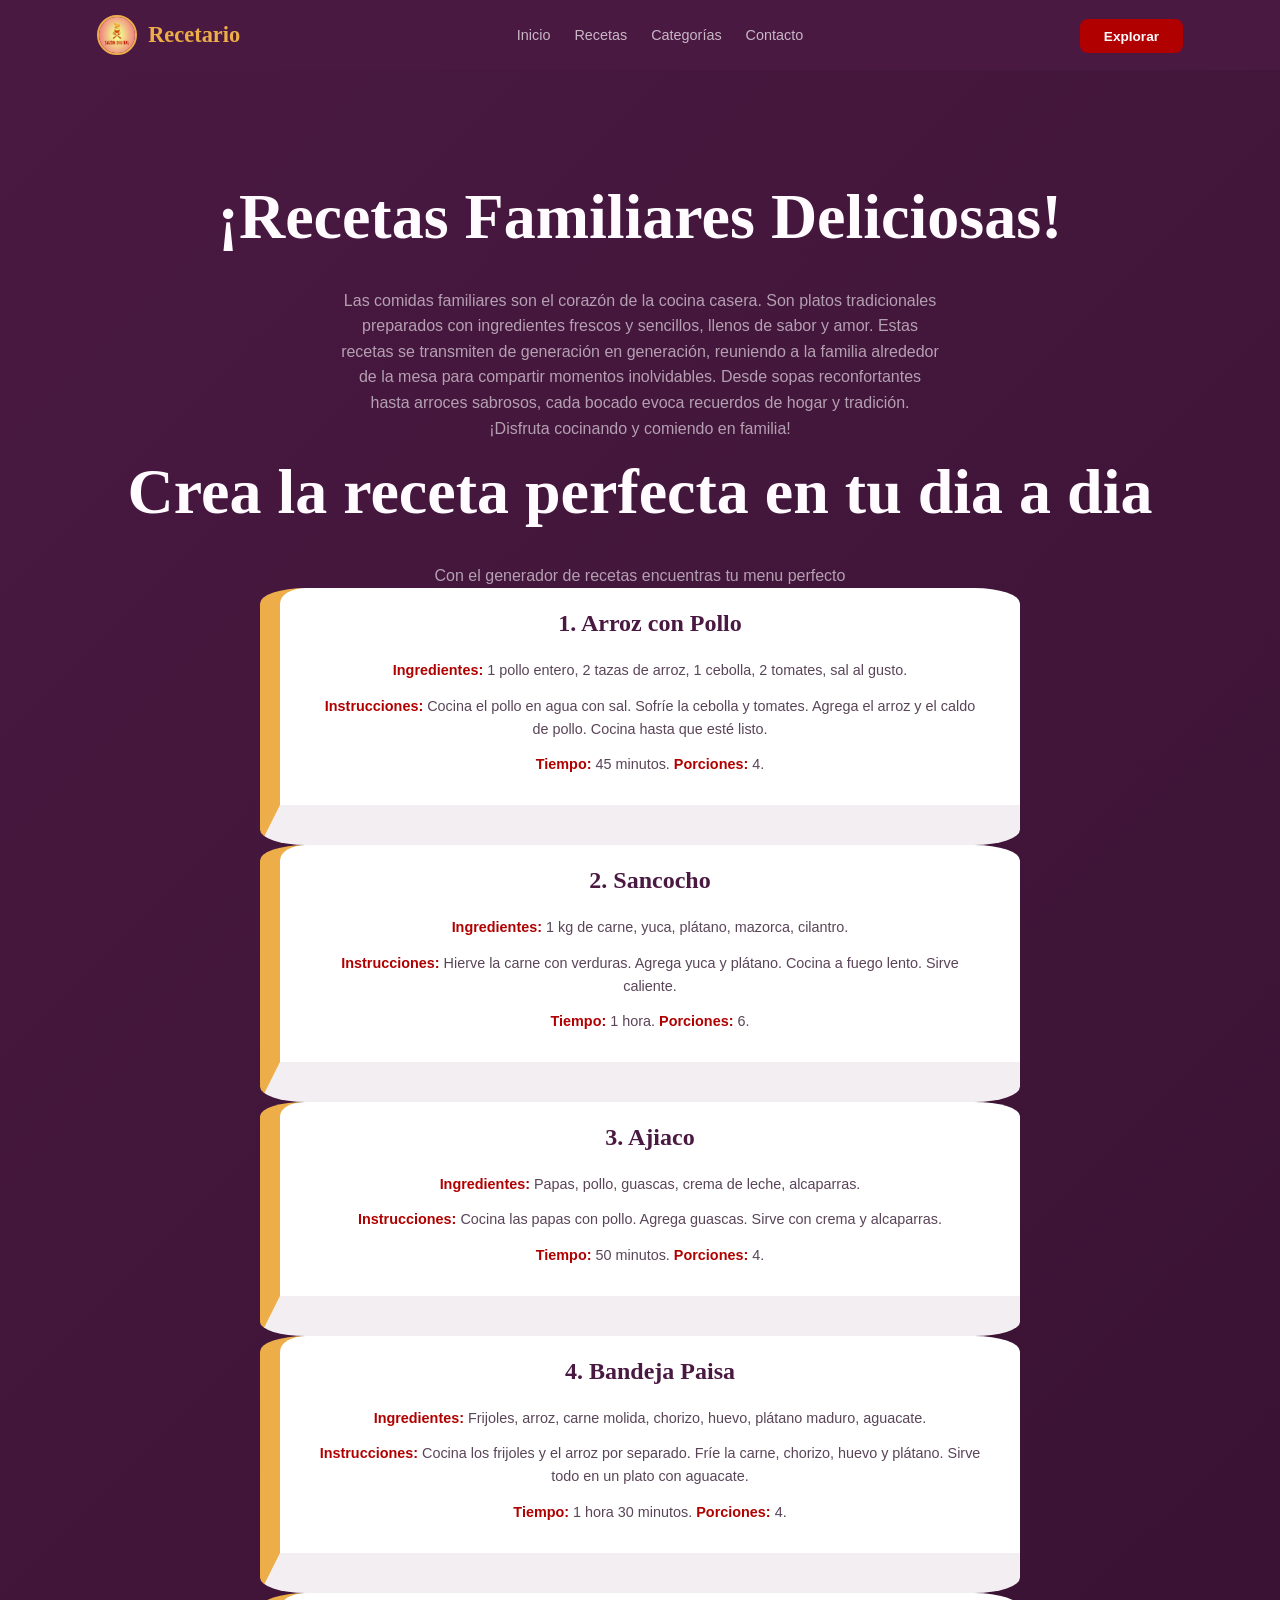
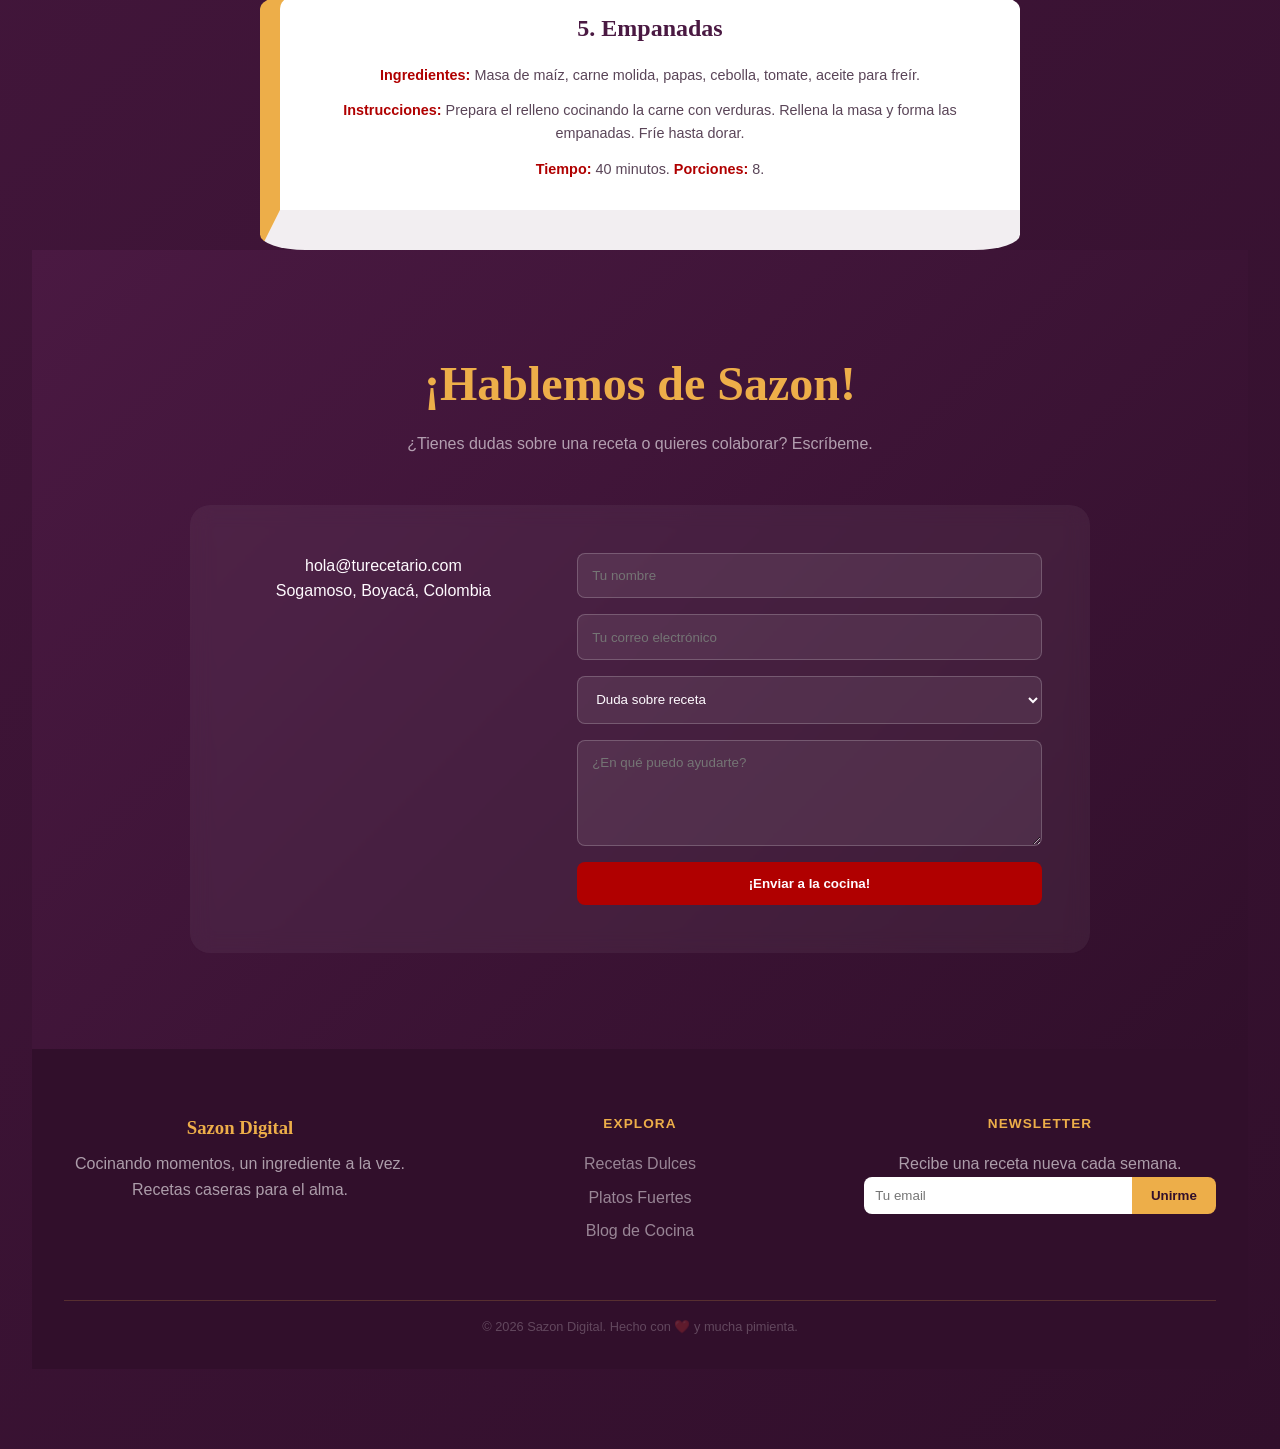
<file: index.html>
<!DOCTYPE html>
<html lang="es">
<head>
<meta charset="UTF-8">
<meta name="viewport" content="width=device-width, initial-scale=1.0">
<title>Landing Page - Proyecto Integrado</title>
<link rel="stylesheet" href="style.css">
<link href="https://fonts.googleapis.com/css2?family=Poppins:wght@300;400;700&display=swap" rel="stylesheet">
</head>
<body>
     <header class="header">
        <nav class="navbar">
            <div class="logo">
                <img src="imagenes/sazon digital.jpeg" alt="logo">
                <h2>Recetario </h2>
            </div>

            <ul class="nav-links">
                <li><a href="#">Inicio</a></li>
                <li><a href="#recetas">Recetas</a></li>
                <li><a href="#">Categorías</a></li>
                <li><a href="#">Contacto</a></li>
            </ul>

            <div class="nav-button">
                <a href="#" class="btn-nav">Explorar</a>
            </div>

        </nav>
    </header>
    <div class="container">
        <!--Seccion de albert-->
        <h1>¡Recetas Familiares Deliciosas!</h1>
        <!-- Descripción de las comidas -->
        <div class="descripcion">
            Las comidas familiares son el corazón de la cocina casera. Son platos tradicionales preparados con ingredientes frescos y sencillos, llenos de sabor y amor. Estas recetas se transmiten de generación en generación, reuniendo a la familia alrededor de la mesa para compartir momentos inolvidables. Desde sopas reconfortantes hasta arroces sabrosos, cada bocado evoca recuerdos de hogar y tradición. ¡Disfruta cocinando y comiendo en familia!
        </div>

         <div class="container">
        <h1>Crea la receta perfecta en tu dia a dia</h1>
        <!-- Descripción de las comidas -->
        <div class="descripcion">
            Con el generador de recetas encuentras tu menu perfecto
        </div>
   <div class="receta">
            <h2>1. Arroz con Pollo</h2>
            <p><strong>Ingredientes:</strong> 1 pollo entero, 2 tazas de arroz, 1 cebolla, 2 tomates, sal al gusto.</p>
            <p><strong>Instrucciones:</strong> Cocina el pollo en agua con sal. Sofríe la cebolla y tomates. Agrega el arroz y el caldo de pollo. Cocina hasta que esté listo.</p>
            <p><strong>Tiempo:</strong> 45 minutos. <strong>Porciones:</strong> 4.</p>
        </div>
        
        <div class="receta">
            <h2>2. Sancocho</h2>
            <p><strong>Ingredientes:</strong> 1 kg de carne, yuca, plátano, mazorca, cilantro.</p>
            <p><strong>Instrucciones:</strong> Hierve la carne con verduras. Agrega yuca y plátano. Cocina a fuego lento. Sirve caliente.</p>
            <p><strong>Tiempo:</strong> 1 hora. <strong>Porciones:</strong> 6.</p>
        </div>
        
        <div class="receta">
            <h2>3. Ajiaco</h2>
            <p><strong>Ingredientes:</strong> Papas, pollo, guascas, crema de leche, alcaparras.</p>
            <p><strong>Instrucciones:</strong> Cocina las papas con pollo. Agrega guascas. Sirve con crema y alcaparras.</p>
            <p><strong>Tiempo:</strong> 50 minutos. <strong>Porciones:</strong> 4.</p>
        </div>
        
        <div class="receta">
            <h2>4. Bandeja Paisa</h2>
            <p><strong>Ingredientes:</strong> Frijoles, arroz, carne molida, chorizo, huevo, plátano maduro, aguacate.</p>
            <p><strong>Instrucciones:</strong> Cocina los frijoles y el arroz por separado. Fríe la carne, chorizo, huevo y plátano. Sirve todo en un plato con aguacate.</p>
            <p><strong>Tiempo:</strong> 1 hora 30 minutos. <strong>Porciones:</strong> 4.</p>
        </div>
        
        <div class="receta">
            <h2>5. Empanadas</h2>
            <p><strong>Ingredientes:</strong> Masa de maíz, carne molida, papas, cebolla, tomate, aceite para freír.</p>
            <p><strong>Instrucciones:</strong> Prepara el relleno cocinando la carne con verduras. Rellena la masa y forma las empanadas. Fríe hasta dorar.</p>
            <p><strong>Tiempo:</strong> 40 minutos. <strong>Porciones:</strong> 8.</p>
        </div>
    </div>
    
    <section class="contact-section">
        <div class="container">
            <h2>¡Hablemos de Sazon!</h2>
            <p>¿Tienes dudas sobre una receta o quieres colaborar? Escríbeme.</p>

            <div class="contact-wrapper">
                <div class="contact-info">
                    <div class="info-item">
                        <i class="fas fa-envelope"></i>
                        <span>hola@turecetario.com</span>
                    </div>
                    <div class="info-item">
                        <i class="fas fa-map-marker-alt"></i>
                        <span>Sogamoso, Boyacá, Colombia</span>
                    </div>
                    <div class="info-socials">
                        <a href="#"><i class="fab fa-instagram"></i></a>
                        <a href="#"><i class="fab fa-tiktok"></i></a>
                        <a href="#"><i class="fab fa-pinterest"></i></a>
                    </div>
                </div>

                <form action="#" method="POST" class="contact-form">
                    <input type="text" name="nombre" placeholder="Tu nombre" required>
                    <input type="email" name="email" placeholder="Tu correo electrónico" required>
                    <select name="asunto">
                        <option value="duda">Duda sobre receta</option>
                        <option value="colaboracion">Colaboración</option>
                        <option value="otros">Otros</option>
                    </select>
                    <textarea name="mensaje" rows="5" placeholder="¿En qué puedo ayudarte?" required></textarea>
                    <button type="submit" class="btn-submit">¡Enviar a la cocina!</button>
                </form>
            </div>
        </div>
    </section>
    <footer class="main-footer">
        <div class="container footer-grid">
            <div class="footer-brand">
                <h3>Sazon Digital</h3>
                <p>Cocinando momentos, un ingrediente a la vez. Recetas caseras para el alma.</p>
            </div>

            <div class="footer-links">
                <h4>Explora</h4>
                <ul>
                    <li><a href="#">Recetas Dulces</a></li>
                    <li><a href="#">Platos Fuertes</a></li>
                    <li><a href="#">Blog de Cocina</a></li>
                </ul>
            </div>

            <div class="footer-newsletter">
                <h4>Newsletter</h4>
                <p>Recibe una receta nueva cada semana.</p>
                <form class="newsletter-form">
                    <input type="email" placeholder="Tu email">
                    <button type="submit">Unirme</button>
                </form>
            </div>
        </div>

        <div class="footer-bottom">
            <p>&copy; 2026 Sazon Digital. Hecho con ❤️ y mucha pimienta.</p>
        </div>
    </footer>
</body>
</html>
</file>
<file: style.css>
:root {
  --primary:   #B00000;
  --secondary: #EDAE49;
  --dark:      #4A1942;
  --accent:    #7798AB;
  --light:     #FFFBFF;
  --dark2:     #310f2b;
  --font-display: 'Fraunces', serif;
  --font-body:    'Outfit', sans-serif;
}
 
*, *::before, *::after {
  box-sizing: border-box;
  margin: 0;
  padding: 0;
}

html { scroll-behavior: smooth; }

body {
  font-family: var(--font-body);
  background: #ffffff;
  color: var(--dark);
  line-height: 1.6;
}


@keyframes fadeUp {
  from { opacity: 0; transform: translateY(20px); }
  to   { opacity: 1; transform: translateY(0); }
}


.header {
  background: var(--dark);
  position: sticky;
  top: 0;
  z-index: 1000;
}

.navbar {
  max-width: 1150px;
  margin: 0 auto;
  padding: 0 2rem;
  height: 70px;
  display: flex;
  align-items: center;
  justify-content: space-between;
}

.logo {
  display: flex;
  align-items: center;
  gap: 0.7rem;
}

.logo img {
  width: 40px;
  height: 40px;
  border-radius: 50%;
  border: 2px solid var(--secondary);
}

.logo h2 {
  font-family: var(--font-display);
  color: var(--secondary);
  font-size: 1.4rem;
}

.nav-links {
  list-style: none;
  display: flex;
  gap: 1.5rem;
}

.nav-links a {
  text-decoration: none;
  color: rgba(255,251,255,0.7);
  font-size: 0.9rem;
  position: relative;
}

.nav-links a::after {
  content: "";
  position: absolute;
  width: 0%;
  height: 2px;
  background: var(--secondary);
  left: 0;
  bottom: -4px;
  transition: 0.3s;
}

.nav-links a:hover {
  color: var(--secondary);
}

.nav-links a:hover::after {
  width: 100%;
}

.btn-nav {
  text-decoration: none;
  background: var(--primary);
  color: var(--light);
  padding: 0.6rem 1.5rem;
  border-radius: 8px;
  font-size: 0.85rem;
  font-weight: 600;
  transition: 0.3s;
}

.btn-nav:hover {
  background: #8a0000;
  transform: translateY(-2px);
}


body > .container:first-of-type {
  max-width: 100%;
  background: linear-gradient(135deg, var(--dark), var(--dark2));
  padding: 6rem 2rem 5rem;
  text-align: center;
  position: relative;
  overflow: hidden;
}

body > .container:first-of-type h1 {
  font-family: var(--font-display);
  font-size: clamp(2.5rem, 6vw, 4rem);
  color: var(--light);
  margin-bottom: 1.2rem;
  animation: fadeUp 0.8s ease both;
}

body > .container:first-of-type .descripcion {
  color: rgba(255,251,255,0.6);
  max-width: 600px;
  margin: 0 auto;
  font-size: 1rem;
  animation: fadeUp 0.8s ease 0.1s both;
}







.receta-wrapper {
  display: flex;
  flex-direction: column;
  align-items: center;    
  justify-content: center; 
  width: 100%;            
  max-width: 00px;      
  margin: 2rem auto;      
  padding: 0 1rem;
  box-sizing: border-box;
}


.receta {
  max-width: 760px;
  margin: 0 auto;
  padding: 1rem 2.25rem;
  background: #ffffff;
  border-left: 20px solid var(--secondary);
  border-bottom: 40px solid rgba(74,25,66,0.07);
  animation: fadeUp 0.5s ease both;
  border-radius: 6%;
}
.receta:hover {
  transform: translateY(-5px);
  box-shadow: 0 15px 30px rgba(0,0,0,0.08);
}


.receta h2 {
  font-family: var(--font-display);
  font-size: 1.5rem;
  margin-bottom: 1rem;
  color: var(--dark);
}

.receta p {
  font-size: 0.9rem;
  margin-bottom: 0.8rem;
  line-height: 1.6;
  color: #5a4558;
}

.receta p strong {
  color: var(--primary);
  font-weight: 600;
}


.contact-section {
  background: linear-gradient(135deg, var(--dark), var(--dark2));
  padding: 6rem 2rem;
  color: var(--light);
}

.contact-section h2 {
  font-family: var(--font-display);
  color: var(--secondary);
  text-align: center;
  font-size: clamp(2rem, 4vw, 3rem);
  margin-bottom: 0.5rem;
}

.contact-section > .container > p {
  text-align: center;
  opacity: 0.6;
  margin-bottom: 3rem;
}

.contact-wrapper {
  background: rgba(255,255,255,0.05);
  backdrop-filter: blur(10px);
  padding: 3rem;
  border-radius: 20px;
  max-width: 900px;
  margin: 0 auto;
  display: grid;
  grid-template-columns: 1fr 1.6fr;
  gap: 3rem;
}

.contact-form {
  display: flex;
  flex-direction: column;
  gap: 1rem;
}

.contact-form input,
.contact-form select,
.contact-form textarea {
  background: rgba(255,251,255,0.08);
  border: 1px solid rgba(255,255,255,0.2);
  border-radius: 8px;
  padding: 0.9rem;
  color: var(--light);
  font-family: var(--font-body);
}

.btn-submit {
  background: var(--primary);
  color: var(--light);
  border: none;
  border-radius: 8px;
  padding: 0.9rem;
  font-weight: 600;
  cursor: pointer;
  transition: 0.3s;
}

.btn-submit:hover {
  background: #8a0000;
  transform: translateY(-2px);
}



.main-footer {
  background: var(--dark2);
  color: rgba(255,251,255,0.6);
  padding: 4rem 2rem 1rem;
}

.footer-grid {
  display: grid;
  grid-template-columns: repeat(auto-fit, minmax(220px, 1fr));
  gap: 3rem;
  padding-bottom: 3rem;
  border-bottom: 1px solid rgba(237,174,73,0.2);
}

.footer-brand h3 {
  font-family: var(--font-display);
  color: var(--secondary);
  margin-bottom: 0.5rem;
}

.footer-links h4,
.footer-newsletter h4 {
  color: var(--secondary);
  margin-bottom: 1rem;
  font-size: 0.85rem;
  text-transform: uppercase;
  letter-spacing: 0.08em;
}

.footer-links ul {
  list-style: none;
}

.footer-links ul li {
  margin-bottom: 0.5rem;
}

.footer-links ul li a {
  text-decoration: none;
  color: rgba(255,251,255,0.5);
  transition: 0.2s;
}

.footer-links ul li a:hover {
  color: var(--secondary);
}

.newsletter-form {
  display: flex;
  border-radius: 8px;
  overflow: hidden;
}

.newsletter-form input {
  flex: 1;
  padding: 0.7rem;
  border: none;
  outline: none;
}

.newsletter-form button {
  background: var(--secondary);
  color: var(--dark2);
  border: none;
  padding: 0 1.2rem;
  font-weight: 600;
  cursor: pointer;
}

.footer-bottom {
  text-align: center;
  padding: 1rem 0;
  font-size: 0.8rem;
  opacity: 0.4;
}



@media (max-width: 768px) {

  .nav-links {
    display: none;
  }

  .contact-wrapper {
    grid-template-columns: 1fr;
  }

  .receta-wrapper {
    padding: 0 1rem;
  }

}
</file>
